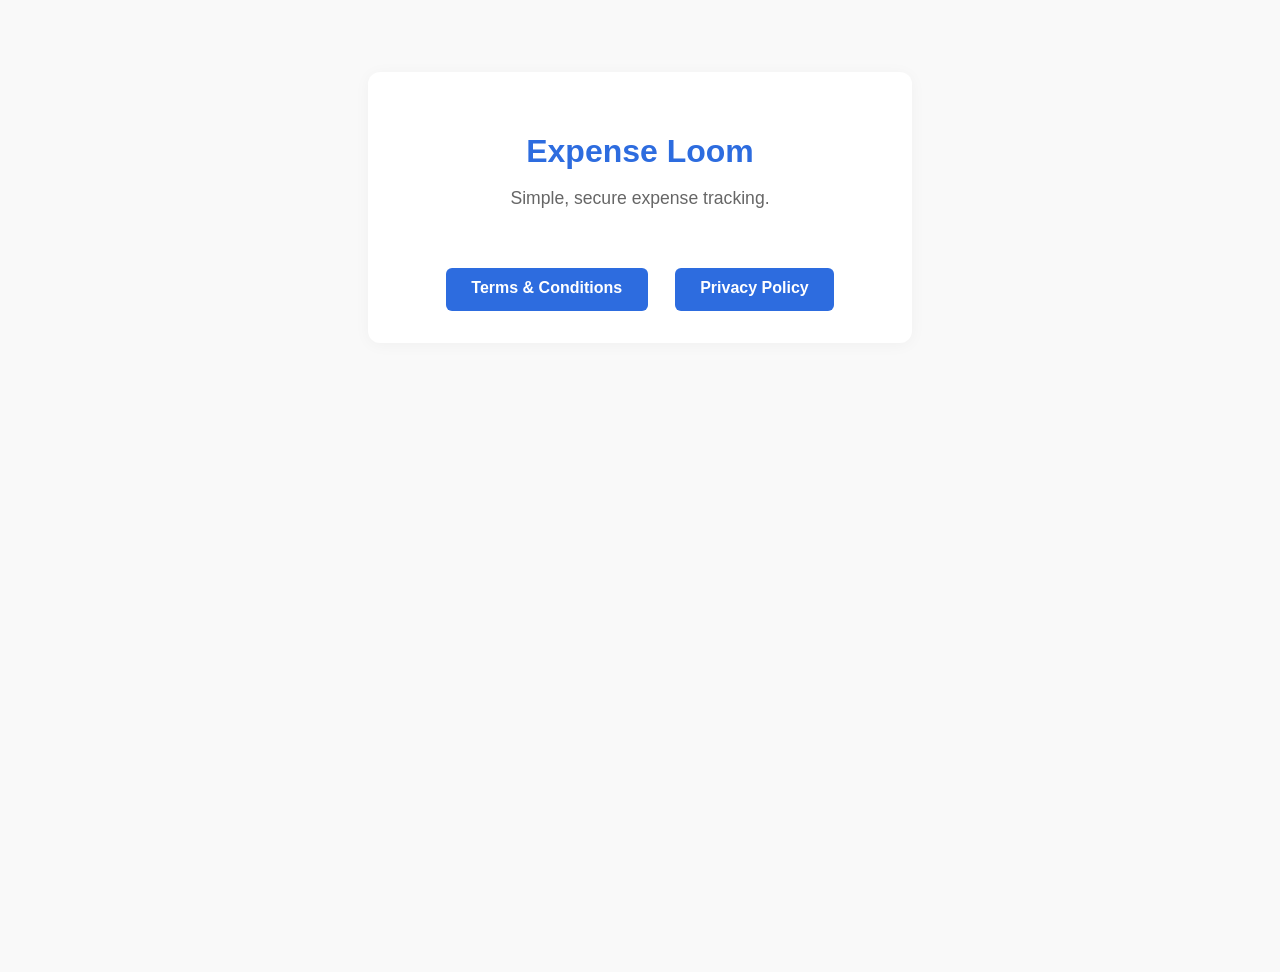
<file: index.html>
<!DOCTYPE html>
<html lang="en">

<head>
    <meta charset="UTF-8">
    <meta name="viewport" content="width=device-width, initial-scale=1.0">
    <title>Expense Loom - Home</title>
    <link rel="stylesheet" href="style.css">
</head>

<body>
    <div class="container center">
        <h1>Expense Loom</h1>
        <p class="subtitle">Simple, secure expense tracking.</p>
        <nav>
            <a href="terms.html" class="btn">Terms & Conditions</a>
            <a href="privacy.html" class="btn">Privacy Policy</a>
        </nav>
    </div>
</body>

</html>
</file>
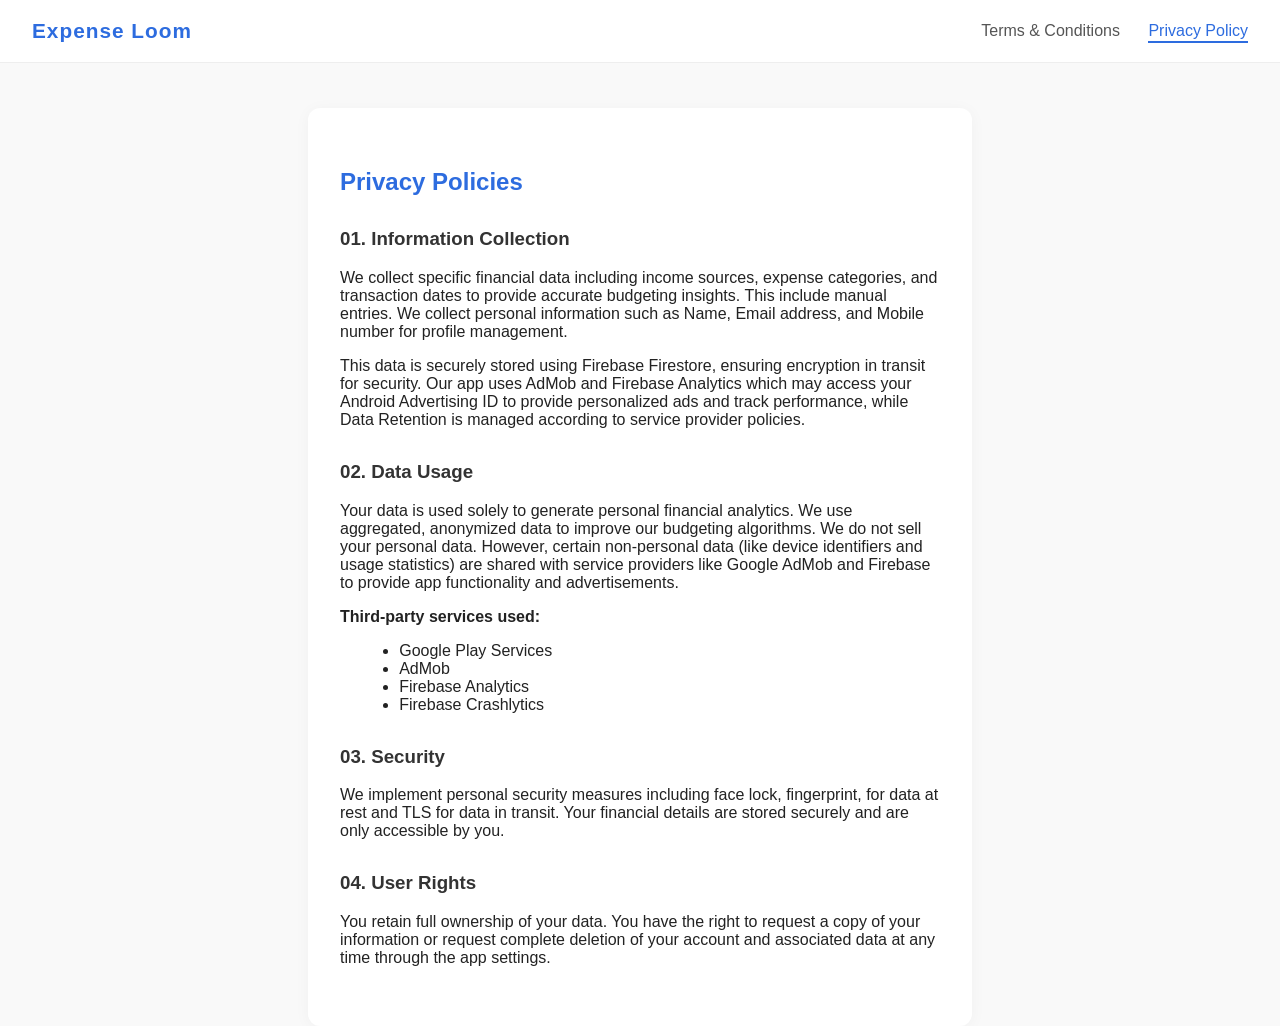
<file: privacy.html>
<!DOCTYPE html>
<html lang="en">

<head>
    <meta charset="UTF-8">
    <meta name="viewport" content="width=device-width, initial-scale=1.0">
    <title>Privacy Policy | Expense Loom</title>
    <link rel="stylesheet" href="style.css">
</head>

<body>
    <header>
        <a href="index.html" class="logo">Expense Loom</a>
        <nav>
            <a href="terms.html">Terms & Conditions</a>
            <a href="privacy.html" class="active">Privacy Policy</a>
        </nav>
    </header>
    <main>
        <h2>Privacy Policies</h2>
        <section>
            <h3>01. Information Collection</h3>
            <p>We collect specific financial data including income sources, expense categories, and transaction dates to
                provide accurate budgeting insights. This include manual entries. We collect personal information such
                as Name, Email address, and Mobile number for profile management.</p>
            <p>This data is securely stored using Firebase Firestore, ensuring encryption in transit for security. Our
                app uses AdMob and Firebase Analytics which may access your Android Advertising ID to provide
                personalized ads and track performance, while Data Retention is managed according to service provider
                policies.</p>
        </section>
        <section>
            <h3>02. Data Usage</h3>
            <p>Your data is used solely to generate personal financial analytics. We use aggregated, anonymized data to
                improve our budgeting algorithms. We do not sell your personal data. However, certain non-personal data
                (like device identifiers and usage statistics) are shared with service providers like Google AdMob and
                Firebase to provide app functionality and advertisements.</p>
            <p><strong>Third-party services used:</strong></p>
            <ul>
                <li>Google Play Services</li>
                <li>AdMob</li>
                <li>Firebase Analytics</li>
                <li>Firebase Crashlytics</li>
            </ul>
        </section>
        <section>
            <h3>03. Security</h3>
            <p>We implement personal security measures including face lock, fingerprint, for data at rest and TLS for
                data in transit. Your financial details are stored securely and are only accessible by you.</p>
        </section>
        <section>
            <h3>04. User Rights</h3>
            <p>You retain full ownership of your data. You have the right to request a copy of your information or
                request complete deletion of your account and associated data at any time through the app settings.</p>
        </section>
    </main>
</body>

</html>
</file>
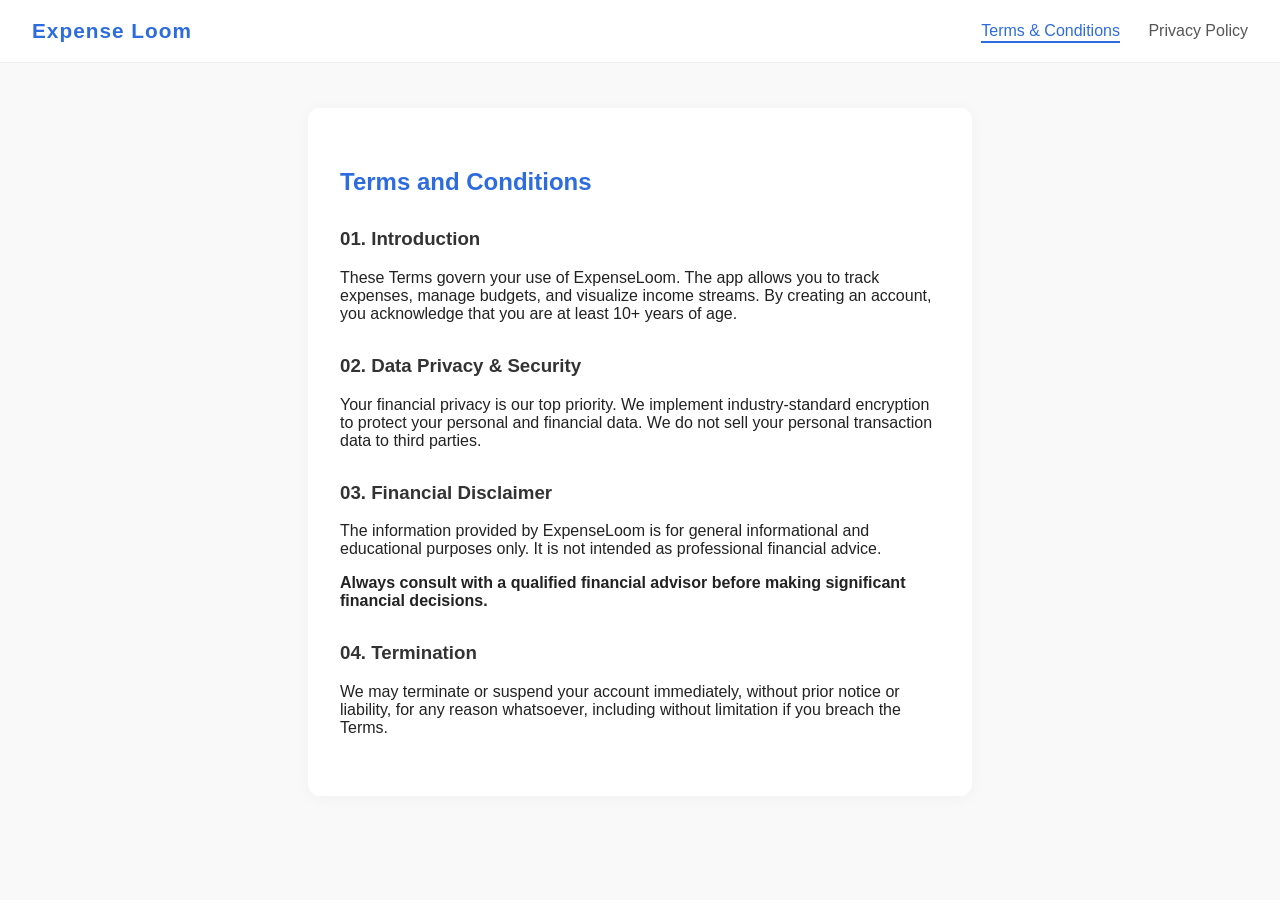
<file: terms.html>
<!DOCTYPE html>
<html lang="en">

<head>
    <meta charset="UTF-8">
    <meta name="viewport" content="width=device-width, initial-scale=1.0">
    <title>Terms & Conditions | Expense Loom</title>
    <link rel="stylesheet" href="style.css">
</head>

<body>
    <header>
        <a href="index.html" class="logo">Expense Loom</a>
        <nav>
            <a href="terms.html" class="active">Terms & Conditions</a>
            <a href="privacy.html">Privacy Policy</a>

        </nav>
    </header>
    <main>
        <h2>Terms and Conditions</h2>
        <section>
            <h3>01. Introduction</h3>
            <p>These Terms govern your use of ExpenseLoom. The app allows you to track expenses, manage budgets, and
                visualize income streams. By creating an account, you acknowledge that you are at least 10+ years of
                age.</p>
        </section>
        <section>
            <h3>02. Data Privacy & Security</h3>
            <p>Your financial privacy is our top priority. We implement industry-standard encryption to protect your
                personal and financial data. We do not sell your personal transaction data to third parties.</p>
        </section>
        <section>
            <h3>03. Financial Disclaimer</h3>
            <p>The information provided by ExpenseLoom is for general informational and educational purposes only. It is
                not intended as professional financial advice.</p>
            <p><strong>Always consult with a qualified financial advisor before making significant financial
                    decisions.</strong></p>
        </section>
        <section>
            <h3>04. Termination</h3>
            <p>We may terminate or suspend your account immediately, without prior notice or liability, for any reason
                whatsoever, including without limitation if you breach the Terms.</p>
        </section>
    </main>
</body>

</html>
</file>
<file: style.css>
/* Minimalist, modern style for Expense Loom static site */
body {
    margin: 0;
    padding: 0;
    font-family: 'Inter', Arial, sans-serif;
    background: #f9f9f9;
    color: #222;
    min-height: 100vh;
}

header {
    background: #fff;
    border-bottom: 1px solid #eee;
    padding: 1.2rem 2rem;
    display: flex;
    align-items: center;
    justify-content: space-between;
}

.logo {
    font-weight: 700;
    font-size: 1.3rem;
    color: #2d6cdf;
    text-decoration: none;
    letter-spacing: 1px;
}

nav a {
    margin-left: 1.5rem;
    text-decoration: none;
    color: #555;
    font-weight: 500;
    transition: color 0.2s;
    padding-bottom: 2px;
    border-bottom: 2px solid transparent;
}

nav a.active,
nav a:hover {
    color: #2d6cdf;
    border-bottom: 2px solid #2d6cdf;
}

.container {
    max-width: 480px;
    margin: 8vh auto 0 auto;
    background: #fff;
    border-radius: 12px;
    box-shadow: 0 2px 16px rgba(0, 0, 0, 0.04);
    padding: 2.5rem 2rem 2rem 2rem;
}

.center {
    text-align: center;
}

.subtitle {
    color: #666;
    font-size: 1.1rem;
    margin-bottom: 2.5rem;
}

.btn {
    display: inline-block;
    margin: 1.2rem 0.7rem 0 0.7rem;
    padding: 0.7rem 1.6rem;
    background: #2d6cdf;
    color: #fff;
    border-radius: 6px;
    text-decoration: none;
    font-weight: 600;
    font-size: 1rem;
    transition: background 0.2s;
}

.btn:hover {
    background: #1b4e9b;
}

main {
    max-width: 600px;
    margin: 5vh auto 0 auto;
    background: #fff;
    border-radius: 12px;
    box-shadow: 0 2px 16px rgba(0, 0, 0, 0.04);
    padding: 2.5rem 2rem 2rem 2rem;
}

h1,
h2 {
    color: #2d6cdf;
    margin-bottom: 0.5rem;
}

h3 {
    margin-top: 2rem;
    color: #333;
}

.date {
    color: #888;
    font-size: 0.98rem;
    margin-bottom: 1.5rem;
}

section {
    margin-bottom: 1.7rem;
}

ul {
    margin: 0.5rem 0 0 1.2rem;
}

@media (max-width: 700px) {

    .container,
    main {
        max-width: 98vw;
        padding: 1.2rem 0.7rem 1.2rem 0.7rem;
    }

    header {
        padding: 1rem 0.7rem;
    }
}
</file>
